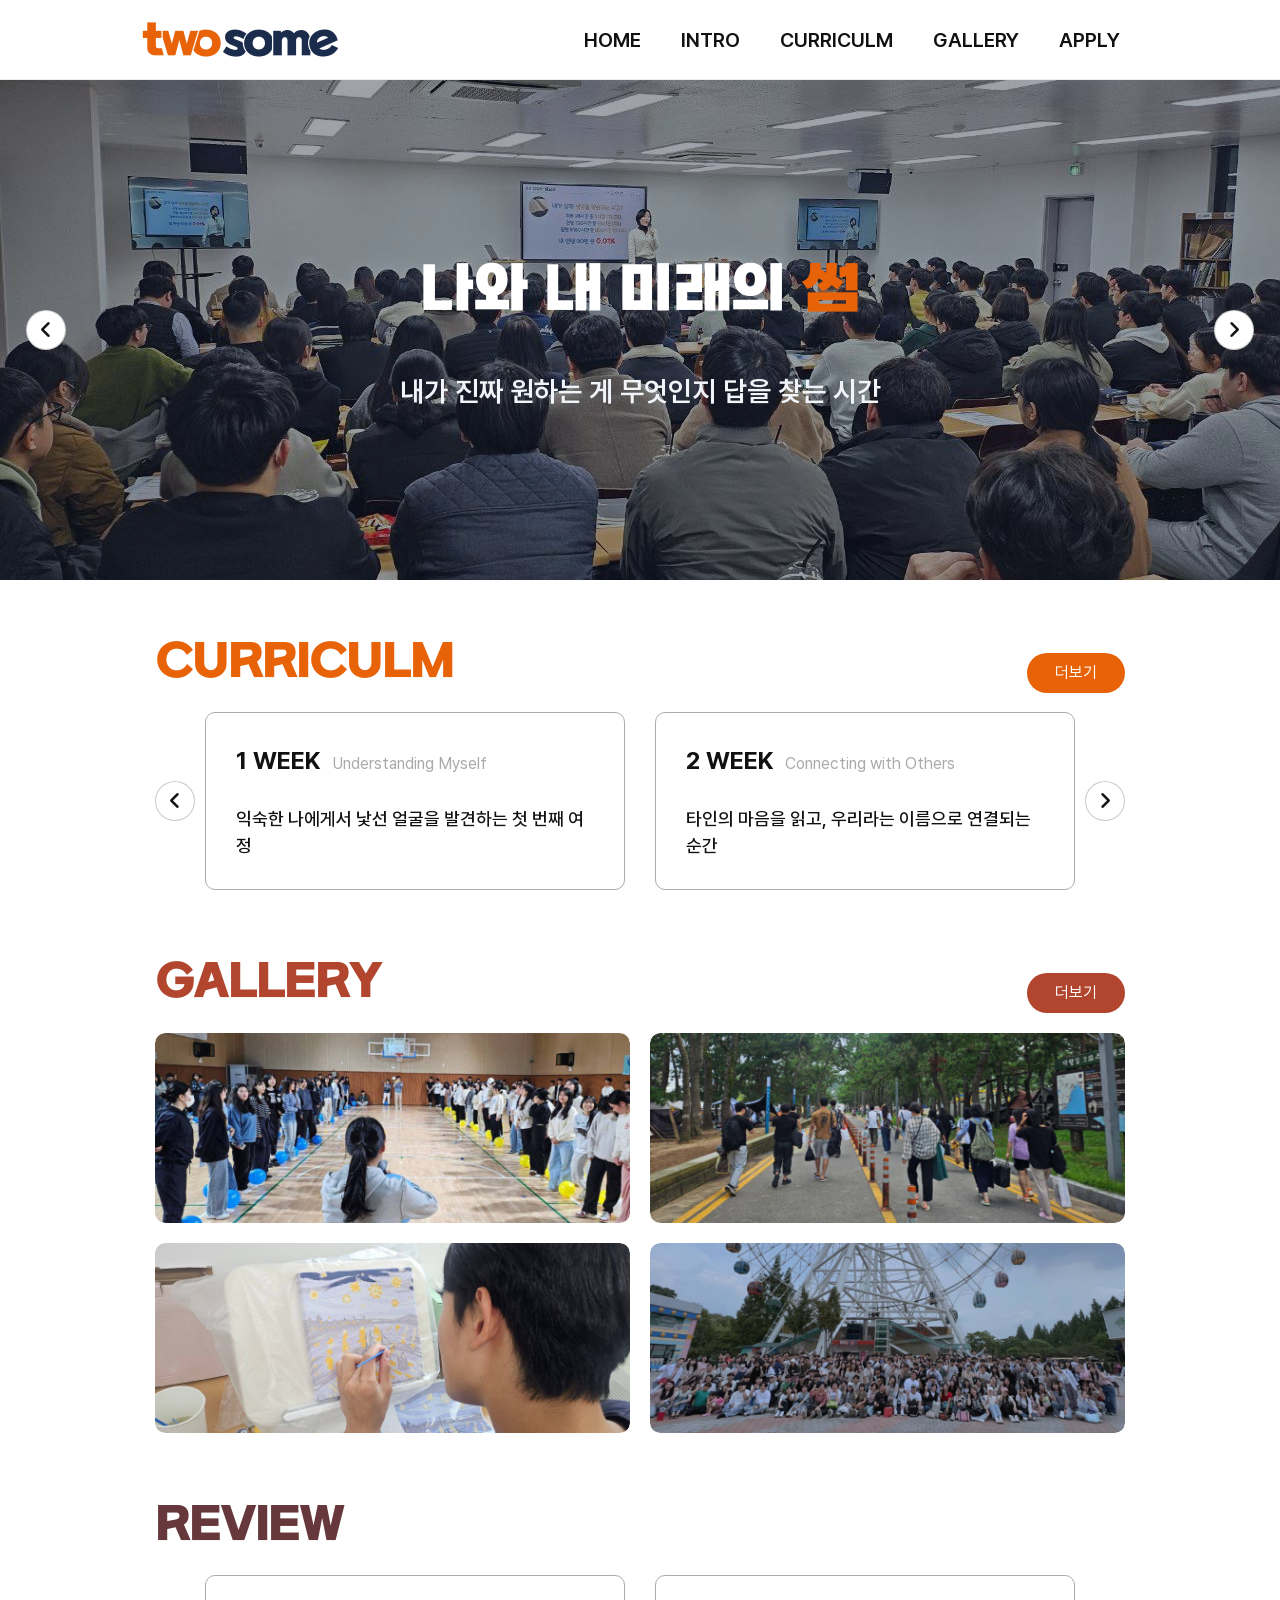
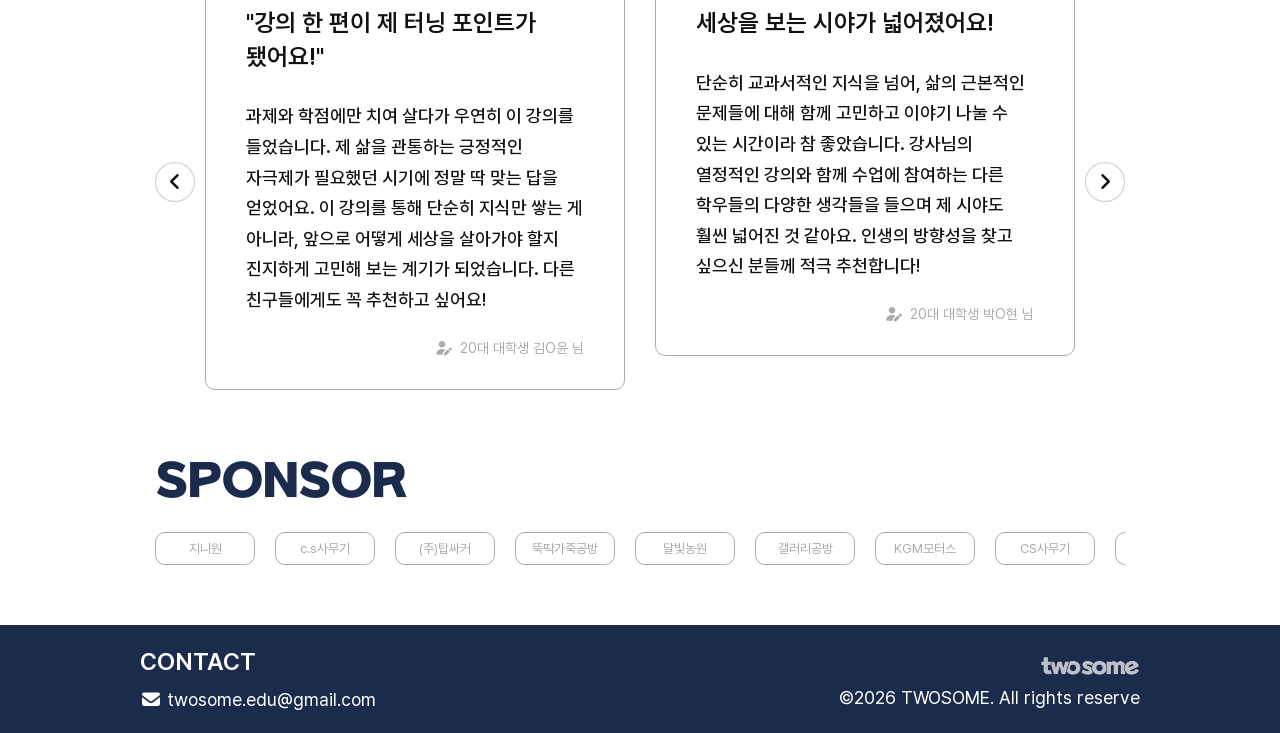
<file: index.html>
<!DOCTYPE html>
<html lang="ko">

<head>
  <meta charset="UTF-8">
  <meta name="viewport" content="width=device-width, initial-scale=1.0">
  <meta name="naver-site-verification" content="c7b7f0775dd2c36bc33ec2d51c65150f06458b52" />
  <meta name="google-site-verification" content="2L3xvAr_dUcyExYHXslROfreXawrkj4cExIIXROIL0I" />
  <title>우리들의 성장 커뮤니티 | 투썸</title>
  <link type="text/css" rel="stylesheet" href="/css/reset.css">
  <link type="text/css" rel="stylesheet" href="/css/font.css">
  <link type="text/css" rel="stylesheet" href="/css/lib/all-7.2.0.min.css">
  <link type="text/css" rel="stylesheet" href="/css/lib/swiper-11.1.3.min.css">
  <link type="text/css" rel="stylesheet" href="/css/lib/aos-2.3.1.min.css">
  <link type="text/css" rel="stylesheet" href="/css/comm.css">
  <link rel="icon" href="/images/img_favicon.ico" type="image/x-icon">
  <link rel="icon" href="/images/img_favicon.png" type="image/png">
</head>

<body oncontextmenu="return false" onselectstart="return false" ondragstart="return false">
  <header class="header">
    <div class="header_inner">
      <h1 class="area_tit">
        <a href="./index.html">
          <img src="/images/img_logo1.png" alt="" class="img_logo">
        </a>
      </h1>
      <button class="btn_gnb mobile" aria-expanded="false"><i class="fa-solid fa-bars"></i></button>
      <nav class="box_gnb">
        <button class="btn_close"><i class="fa-solid fa-x"></i></button>
        <ul>
          <li><a href="./index.html" class="link_page">HOME</a></li>
          <li><a href="./intro.html" class="link_page">INTRO</a></li>
          <li><a href="./curriculum.html" class="link_page">CURRICULM</a></li>
          <li><a href="./gallery.html" class="link_page">GALLERY</a></li>
          <li><a href="./apply.html" class="link_page">APPLY</a></li>
        </ul>
      </nav>
    </div>
  </header>
  <main>
    <!-- <div id="top-sentinel"></div> -->
    <section class="section_visual">
      <div class="swiper">
        <div class="swiper-wrapper">
          <div class="swiper-slide">
            <img src="/images/img_visual3.jpg" alt="">
            <div class="wrap_txt">
              <strong class="tit_txt">나와 내 미래의 <em>썸</em></strong>
              <p class="desc_txt">내가 진짜 원하는 게 무엇인지 답을 찾는 시간</p>
            </div>
          </div>
          <div class="swiper-slide">
            <img src="/images/img_visual1.jpg" alt="">
            <div class="wrap_txt">
              <strong class="tit_txt">너와 나, 우리의 <em>썸</em></strong>
              <p class="desc_txt">질문이 환영받는 우리만의 성장 공간</p>
            </div>
          </div>
          <div class="swiper-slide">
            <img src="/images/img_visual2.jpg" alt="">
            <div class="wrap_txt">
              <strong class="tit_txt">성장의 시작, 나만의 <em>썸</em></strong>
              <p class="desc_txt">나를 알아가는 것이 모든 변화의 출발점</p>
            </div>
          </div>
        </div>
        <button class="btn_prev"><i class="fa-solid fa-angle-left"></i></button>
        <button class="btn_next"><i class="fa-solid fa-angle-right"></i></button>
      </div>
    </section>
    <div class="wrap_section">
      <section class="section_main1">
        <h2>CURRICULM</h2>
        <div class="box_swiper">
          <div class="swiper">
            <div class="swiper-wrapper">
              <div class="swiper-slide">
                <strong>1 WEEK</strong>
                <small class="subtit_txt">Understanding Myself</small>
                <p class="desc_txt">익숙한 나에게서 낯선 얼굴을 발견하는 첫 번째 여정</p>
              </div>
              <div class="swiper-slide">
                <strong>2 WEEK</strong>
                <small class="subtit_txt">Connecting with Others</small>
                <p class="desc_txt">타인의 마음을 읽고, 우리라는 이름으로 연결되는 순간</p>
              </div>
              <div class="swiper-slide">
                <strong>3 WEEK</strong>
                <small class="subtit_txt">Me in Society</small>
                <p class="desc_txt">시간의 시선으로 어제와 오늘, 그리고 나의 위치를 정의하다</p>
              </div>
              <div class="swiper-slide">
                <strong>4 WEEK</strong>
                <small class="subtit_txt">Deepening the Self</small>
                <p class="desc_txt">깊게 뿌리 내린 고전의 지혜로 완성하는 내면의 단단함</p>
              </div>
            </div>
          </div>
          <button class="btn_prev"><i class="fa-solid fa-angle-left"></i></button>
          <button class="btn_next"><i class="fa-solid fa-angle-right"></i></button>
        </div>
        <a href="./curriculum.html" class="link_more">더보기</a>
      </section>
      <section class="section_main2">
        <h2>GALLERY</h2>
        <ul class="list_photo">
          <li><img src="/images/img_gallery1.jpg" alt=""></li>
          <li><img src="/images/img_gallery2.jpg" alt=""></li>
          <li><img src="/images/img_gallery3.jpg" alt=""></li>
          <li><img src="/images/img_gallery4.jpg" alt=""></li>
        </ul>
        <a href="./gallery.html" class="link_more">더보기</a>
      </section>
      <section class="section_main3">
        <h2>REVIEW</h2>
        <div class="box_swiper">
          <div class="swiper">
            <div class="swiper-wrapper">
              <div class="swiper-slide">
                <strong class="tit_txt">"강의 한 편이 제 터닝 포인트가 됐어요!"</strong>
                <p class="desc_txt">과제와 학점에만 치여 살다가 우연히 이 강의를 들었습니다. 제 삶을 관통하는 긍정적인 자극제가 필요했던 시기에 정말 딱 맞는 답을 얻었어요. 이 강의를
                  통해 단순히 지식만 쌓는 게 아니라, 앞으로 어떻게 세상을 살아가야 할지 진지하게 고민해 보는 계기가 되었습니다. 다른 친구들에게도 꼭 추천하고 싶어요!</p>
                <small class="name_txt"><i class="fa-solid fa-user-pen"></i>20대 대학생 김O윤 님</small>
              </div>
              <div class="swiper-slide">
                <strong class="tit_txt">세상을 보는 시야가 넓어졌어요!</strong>
                <p class="desc_txt">단순히 교과서적인 지식을 넘어, 삶의 근본적인 문제들에 대해 함께 고민하고 이야기 나눌 수 있는 시간이라 참 좋았습니다. 강사님의 열정적인 강의와 함께
                  수업에 참여하는 다른 학우들의 다양한 생각들을 들으며 제 시야도 훨씬 넓어진 것 같아요. 인생의 방향성을 찾고 싶으신 분들께 적극 추천합니다!</p>
                <small class="name_txt"><i class="fa-solid fa-user-pen"></i>20대 대학생 박O현 님</small>
              </div>
              <div class="swiper-slide">
                <strong class="tit_txt">바쁜 일상 속에서 나만의 쉼표가 되어주었습니다!</strong>
                <p class="desc_txt">매일 반복되는 업무에 지쳐 무기력감을 느꼈었는데, 이 강의를 들으며 삶의 활력을 되찾았습니다. 단순히 지식을 전달하는 강의가 아니라, 내면을 들여다보고
                  성찰할 수 있는 시간이었습니다. 바쁜 현대인들에게 꼭 필요한 마음의 안식처 같은 강의라고 생각합니다.</p>
                <small class="name_txt"><i class="fa-solid fa-user-tie"></i>20대 직장인 서O회 님</small>
              </div>
              <div class="swiper-slide">
                <strong class="tit_txt">"번아웃을 극복하고 새로운 꿈을 꾸게 됐어요!"</strong>
                <p class="desc_txt">직장 생활 10년 차, 갑작스럽게 찾아온 번아웃에 힘든 시간을 보냈었습니다. 그때 이 강의를 만나 성경 속 인물들의 삶에서 새로운 희망과 용기를
                  얻었습니다. 이제는 번아웃을 극복하고 제 삶의 새로운 목표를 향해 나아가고 있습니다. 인생의 재도약을 꿈꾸는 모든 분들께 추천합니다!</p>
                <small class="name_txt"><i class="fa-solid fa-user-tie"></i>30대 직장인 최O영 님</small>
              </div>
              <div class="swiper-slide">
                <strong class="tit_txt">일과 삶의 균형을 찾고, 더 나은 삶을 살게 됐어요!"</strong>
                <p class="desc_txt">성공을 위해 무작정 앞만 보고 달리느라 놓쳤던 것들을 되돌아볼 수 있는 시간이었습니다. 이 강의를 통해 삶의 우선순위를 재정립하고 워라밸을 실천하며 더
                  행복하고 풍요로운 삶을 살고 있습니다. 인생의 가치를 새롭게 발견하고 싶으신 분들께 적극 추천합니다!</p>
                <small class="name_txt"><i class="fa-solid fa-user-tie"></i>30대 직장인 강O철 님</small>
              </div>
            </div>
          </div>
          <button class="btn_prev"><i class="fa-solid fa-angle-left"></i></button>
          <button class="btn_next"><i class="fa-solid fa-angle-right"></i></button>
        </div>
        <!-- <a href="./review.html" class="link_more">더보기</a> -->
      </section>
      <section class="section_main4">
        <h2>SPONSOR</h2>
        <div class="swiper">
          <div class="swiper-wrapper">
            <div class="swiper-slide">KGM모터스</div>
            <div class="swiper-slide">CS사무기</div>
            <div class="swiper-slide">(주)아스티즈 광주지사</div>
            <div class="swiper-slide">최강상사</div>
            <div class="swiper-slide">(협)느티나무</div>
            <div class="swiper-slide">(주)두성건설</div>
            <div class="swiper-slide">(주)삼다인</div>
            <div class="swiper-slide">지니원</div>
            <div class="swiper-slide">c.s사무기</div>
            <div class="swiper-slide">(주)탑싸커</div>
            <div class="swiper-slide">뚝딱가죽공방</div>
            <div class="swiper-slide">달빛농원</div>
            <div class="swiper-slide">갤러리공방</div>
          </div>
        </div>
      </section>
    </div>
  </main>
  <footer class="footer">
    <button class="btn_top"><i class="fa-solid fa-arrow-up"></i></button>
    <div class="footer_inner">
      <div>
        <strong>CONTACT</strong>
        <a href="mailto:twosome.edu@gmail.com"><i class="fa-solid fa-envelope"></i>twosome.edu@gmail.com</a>
      </div>
      <div>
        <img src="/images/img_logo2.png" alt="" class="img_logo">
        <p>&copy;2026 TWOSOME. All rights reserve</p>
      </div>
    </div>
  </footer>

  
  <script src="./js/lib/swiper-11.1.3.min.js"></script>
  <script src="./js/lib/aos-2.3.1.min.js"></script>
  <script src="./js/lib/egjs-grid-1.19.0.min.js"></script>
  <script src="./js/uiComm.js"></script>
</body>

</html>
</file>
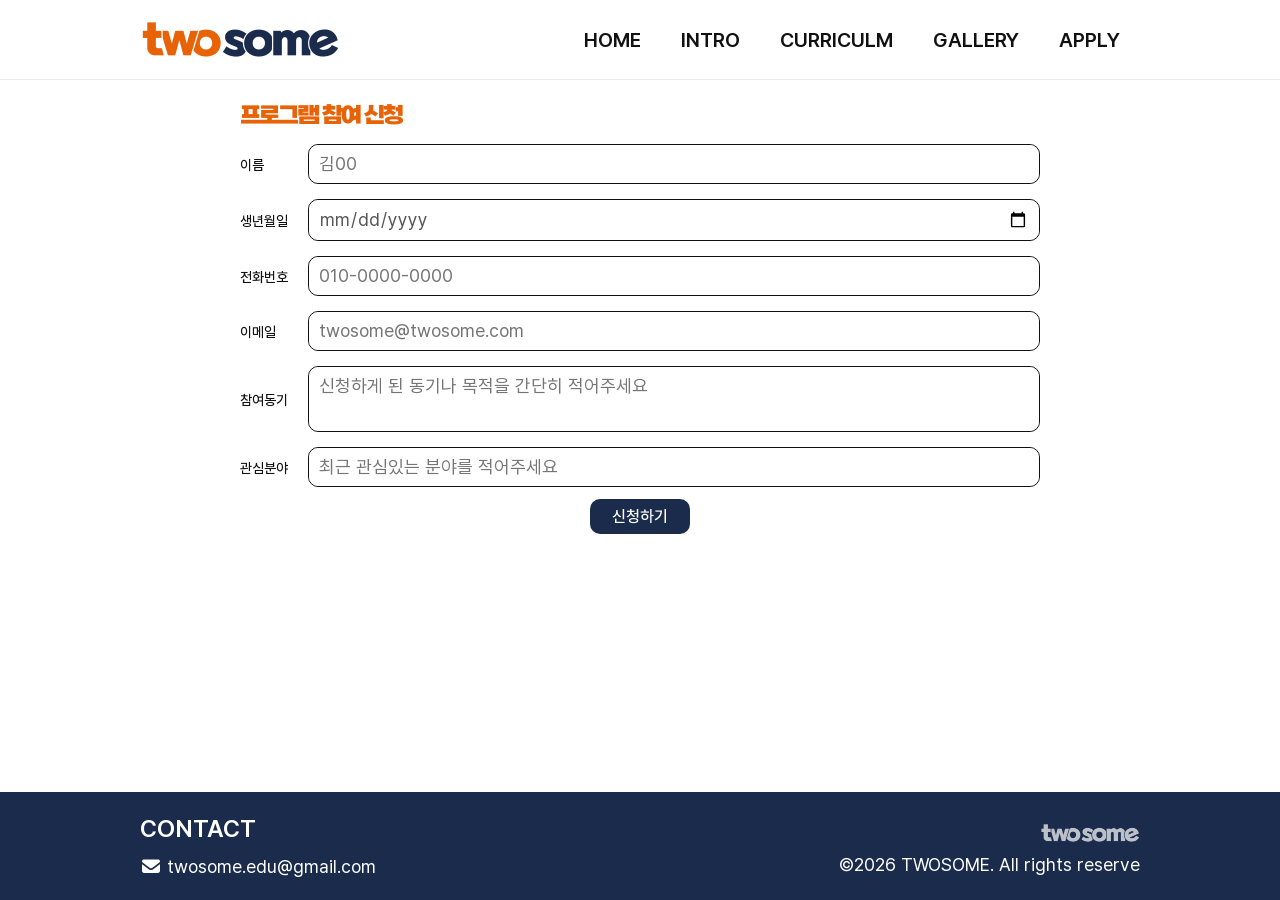
<file: apply.html>
<!DOCTYPE html>
<html lang="ko">

<head>
  <meta charset="UTF-8">
  <meta name="viewport" content="width=device-width, initial-scale=1.0">
  <meta name="naver-site-verification" content="c7b7f0775dd2c36bc33ec2d51c65150f06458b52" />
  <meta name="google-site-verification" content="2L3xvAr_dUcyExYHXslROfreXawrkj4cExIIXROIL0I" />
  <title>우리들의 성장 커뮤니티 | 투썸</title>
  <link type="text/css" rel="stylesheet" href="/css/reset.css">
  <link type="text/css" rel="stylesheet" href="/css/font.css">
  <link type="text/css" rel="stylesheet" href="/css/lib/all-7.2.0.min.css">
  <link type="text/css" rel="stylesheet" href="/css/lib/swiper-11.1.3.min.css">
  <link type="text/css" rel="stylesheet" href="/css/lib/aos-2.3.1.min.css">
  <link type="text/css" rel="stylesheet" href="/css/comm.css">
  <link rel="icon" href="/images/img_favicon.ico" type="image/x-icon">
  <link rel="icon" href="/images/img_favicon.png" type="image/png">
</head>

<body oncontextmenu="return false" onselectstart="return false" ondragstart="return false">
  <header class="header">
    <div class="header_inner">
      <h1 class="area_tit">
        <a href="./index.html">
          <img src="/images/img_logo1.png" alt="" class="img_logo">
        </a>
      </h1>
      <button class="btn_gnb mobile" aria-expanded="false"><i class="fa-solid fa-bars"></i></button>
      <nav class="box_gnb">
        <button class="btn_close"><i class="fa-solid fa-x"></i></button>
        <ul>
          <li><a href="./index.html" class="link_page">HOME</a></li>
          <li><a href="./intro.html" class="link_page">INTRO</a></li>
          <li><a href="./curriculum.html" class="link_page">CURRICULM</a></li>
          <li><a href="./gallery.html" class="link_page">GALLERY</a></li>
          <li><a href="./apply.html" class="link_page">APPLY</a></li>
        </ul>
      </nav>
    </div>
  </header>

  <main id="apply">
    
    <div class="wrap_section apply">
      <section class="section_apply">
      <h3 class="tit_txt">프로그램 참여 신청</h3>
      <form id="inquiryForm">
        <dl>
          <dt><label for="name">이름</label></dt>
          <dd><div class="wrap_input"><input type="text" id="name" name="name" placeholder="김00" required></div></dd>
          <dt><label for="birth">생년월일</label></dt>
          <dd><div class="wrap_input"><input type="date" id="birth" name="birth" placeholder="김00" required></div></dd>
          <dt><label for="tel">전화번호</label></dt>
          <dd><div class="wrap_input"><input type="tel" id="tel" name="tel" placeholder="010-0000-0000" pattern="[0-9]{2,3}-[0-9]{3,4}-[0-9]{3,4}" maxlength="13"></div></dd>
          <dt><label for="email">이메일</label></dt>
          <dd><div class="wrap_input"><input type="email" id="email" name="email" placeholder="twosome@twosome.com" required></div></dd>
          <dt><label for="content">참여동기</label></dt>
          <dd><div class="wrap_input"><textarea id="content" name="content" placeholder="신청하게 된 동기나 목적을 간단히 적어주세요"></textarea></div></dd>
          <dt><label for="like">관심분야</label></dt>
          <dd><div class="wrap_input"><input type="text" id="like" name="like" placeholder="최근 관심있는 분야를 적어주세요"></input></div></dd>
        </dl>
        <button type="submit" class="btn_submit">신청하기</button>
      </form>
      </section>
    </div>
  </main>

  <footer class="footer">
    <button class="btn_top"><i class="fa-solid fa-arrow-up"></i></button>
    <div class="footer_inner">
      <div>
        <strong>CONTACT</strong>
        <a href="mailto:twosome.edu@gmail.com"><i class="fa-solid fa-envelope"></i>twosome.edu@gmail.com</a>
      </div>
      <div>
        <img src="/images/img_logo2.png" alt="" class="img_logo">
        <p>&copy;2026 TWOSOME. All rights reserve</p>
      </div>
    </div>
  </footer>


  <script src="./js/lib/swiper-11.1.3.min.js"></script>
  <script src="./js/lib/aos-2.3.1.min.js"></script>
  <script src="./js/lib/egjs-grid-1.19.0.min.js"></script>
  <script src="./js/uiComm.js"></script>
</body>

</html>
</file>
<file: css/font.css>
@font-face {
	font-family: 'Pretendard';
	font-style: normal;
	font-weight: 400;
	src:url(../fonts/Pretendard-Regular.otf);
	src:local('※'),
    url(../fonts/Pretendard-Regular.woff2) format('woff2'),
		url(../fonts/Pretendard-Regular.woff) format('woff');
}
@font-face {
	font-family: 'Pretendard';
	font-style: normal;
	font-weight: 500;
	src:url(../fonts/Pretendard-Medium.otf);
	src:local('※'),
    url(../fonts/Pretendard-Medium.woff2) format('woff2'),
		url(../fonts/Pretendard-Medium.woff) format('woff');
}
@font-face {
	font-family: 'Pretendard';
	font-style: normal;
	font-weight: 600;
	src:url(../fonts/Pretendard-SemiBold.otf);
	src:local('※'),
    url(../fonts/Pretendard-SemiBold.woff2) format('woff2'),
		url(../fonts/Pretendard-SemiBold.woff) format('woff');
}
@font-face {
	font-family: 'Pretendard';
	font-style: normal;
	font-weight: 700;
	src:url(../fonts/Pretendard-Bold.otf);
	src:local('※'),
    url(../fonts/Pretendard-Bold.woff2) format('woff2'),
		url(../fonts/Pretendard-Bold.woff) format('woff');
}
@font-face {
	font-family: 'SBAggro';
	font-style: normal;
	font-weight: 700;
	src:url(../fonts/SBAggro-Bold.otf);
}
</file>
<file: css/comm.css>
/* header & gnb */
body:has(.section_apply){display:flex;flex-direction: column;min-height: 100vh;margin:0}
main:has(.section_apply){flex:1;}
body::before {  position: fixed; z-index: 2000; inset: 0; background-color: rgba(0, 0, 0, 0.5); opacity: 0; visibility: hidden; transition: opacity 0.3s ease, visibility 0.3s; pointer-events: none; content: "";}
body:has(.btn_gnb[aria-expanded="true"]) { overflow: hidden; touch-action: none; }
body:has(.btn_gnb[aria-expanded="true"])::before { opacity: 1; visibility: visible; pointer-events: auto; }
.header{position: -webkit-sticky;position: sticky;z-index: 1000;top: 0;right: 0;left: 0;height: 60px;padding: 0 15px;background-color: #fff;border-bottom: 1px solid #eee;}
.header:has(.btn_gnb[aria-expanded="true"]) {z-index: 5000; }
.header_inner {display: flex; justify-content: space-between; align-items: center;  height: 100%; margin: 0 auto; }
.area_tit { display: inline-block; width: 120px; height: 100%; }
.area_tit a { display: flex;justify-content: center; align-items: center;  width: 100%; height: 100%; }
.area_tit img { display: block; width: 100%; height: auto; }
.btn_gnb.mobile {display: flex;  justify-content: center; align-items: center; width: 40px; height: 40px; font-size: 20px; color: #111; cursor: pointer;}
.box_gnb { position: fixed;z-index: 3000; top: 0; right: 0; bottom: 0; width: 280px;  padding-top: 60px;background-color: #fff; transform: translateX(100%);  box-shadow: -5px 0 15px rgba(0,0,0,0.1); transition: transform 0.3s ease;  }
.btn_gnb.mobile[aria-expanded="true"] + .box_gnb { transform: translateX(0); }
.box_gnb .btn_close{position:absolute;top:15px;right:15px;padding:6px;color:#111;}
.box_gnb ul {display: flex; flex-direction: column;  }
.box_gnb .link_page { display: block; width: 100%; padding: 16px 24px; border-bottom: 1px solid #f5f5f5;font-size: 18px; font-weight: 600; color: #111; transition: all 0.3s ease; }
.box_gnb .link_page:hover { color: #E86208;  }
@media screen and (min-width:768px) {
  body::before { display: none; }
  .header{height:72px;}
  .header_inner{max-width:1000px;margin:0 auto;}
  .btn_gnb.mobile { display: none; } 
  .box_gnb { position: static;  width: auto; height: 100%; padding-top: 0;box-shadow:none;visibility: visible ;transform: none ;}
  .box_gnb ul { flex-direction: row; align-items: center; height: 100%;  }
  .box_gnb .link_page { padding: 0 20px; border-bottom: none; font-size: 20px; }
  .box_gnb .btn_close{display:none}
}
@media screen and (min-width:1200px) {
  .header{height:80px;}
  .area_tit{width:200px;}
}

/* footer */
.footer{position: relative;padding:20px 15px;color:#fff;background-color: #1A2B4C}
.footer_inner {display: flex; flex-direction:column;justify-content: space-between; gap:10px;  height: 100%; margin: 0 auto; }
.footer strong{display:inline-block;font-size:24px;font-weight:600;line-height:1.4;}
.footer a{display:block;margin-top:8px;color:inherit}
.footer a i{margin-right:4px;}
.footer .btn_modal{display:inline-block;margin-top:8px;color:inherit}
.footer .btn_modal i{margin-right:4px;}
.footer .img_logo{display:block;width:100px;height:auto;opacity: 0.7;}
.btn_top {position: fixed;right: 20px;bottom: 20px;z-index: 1000;display:flex;justify-content:center;align-items:center;width:45px;height:45px;border-radius:100px;font-size:16px;color:#fff;background: linear-gradient(135deg,rgba(232, 98, 8, 0.95),rgba(26, 43, 76, 0.95));opacity: 0;visibility: hidden;transform: translateY(20px);transition: opacity 0.3s, transform 0.3s, visibility 0.3s;}
.btn_top.on {opacity: 1;visibility: visible;transform: translateY(0);pointer-events: auto;}
.btn_top.btn_fix {position: absolute;top:0;bottom: auto;transform: translateY(-50%);}
@media screen and (min-width:768px) {
  .footer_inner{flex-direction:row;align-items:center;max-width:1000px;margin:0 auto;}
  .footer .img_logo{margin-left:auto}
}

/* 메인 내부 공통 */
.wrap_section{padding:0 15px;margin:15px auto;}
[class*=section_] .btn_prev,[class*=section_] .btn_next{justify-content: center;align-items: center;display:flex;position:absolute;top:50%;width:36px;height:36px;border: 1px solid rgba(170,170,170,0.6);border-radius:100px;font-size:16px;color:#111;background-color:#fff;transform:translateY(-50%);z-index:500;transition: opacity 0.3s ease, transform 0.3s ease;}
[class*=section_] .btn_prev:active,[class*=section_] .btn_next:active{transform:translateY(-50%) scale(0.95);opacity:0.85}
[class*=section_] h2{font-weight:700;line-height:1.1;font-family:'SBAggro', 'Pretendard';letter-spacing:-2px;}

[class*=section_main] .btn_prev{left:0;}
[class*=section_main] .btn_next{right:0;}

[class*=section_main]{position:relative;padding:25px 0;}
[class*=section_main] h2{margin-bottom:20px;font-size:32px;}
[class*=section_main] .box_swiper{position:relative;}
[class*=section_main] .box_swiper:has(.btn_prev) .swiper{margin:0 50px;}
[class*=section_main] .link_more{position:absolute;top:30px;right:0;display: inline-block;padding:6px 18px;border-radius:30px;font-size:13px;font-weight:400;line-height:1.5;text-align: center;transition: opacity 0.3s ease;;}
[class*=section_main] .link_more:hover, [class*=section_main] .link_more:active{opacity: 0.8;}

@media screen and (min-width:768px) {
  .wrap_section{max-width:1000px;margin:25px auto;}
  [class*=section_] .btn_prev,[class*=section_] .btn_next{width:40px;height:40px;font-size:20px;}
  [class*=section_main] h2{margin-bottom:24px;font-size:36px;}
  [class*=section_main]{padding:30px 0}
  [class*=section_main] .box_swiper:has(.btn_prev) .swiper{margin:0 50px;}
  [class*=section_main] .link_more{top:40px;padding: 8px 24px;font-size: 16px;}
}

@media screen and (min-width:1200px) {
  [class*=section_main] h2{font-size:44px;}
  [class*=section_main]{padding:35px 0}
  [class*=section_main] .link_more{top:48px;padding: 8px 28px;}
}

/* section_visual */
.section_visual{height:300px;}
.section_visual .swiper{height:100%}
.section_visual .swiper-slide{height:100%}
.section_visual .swiper-slide img{width:100%;height:100%;object-fit:cover;object-position: center;}
.section_visual .swiper-slide .wrap_txt{flex-direction:column;justify-content:center;align-items:center;display:flex;position:absolute;height:100%;padding:0 55px;background-color: rgba(15,23,42,0.4);inset:0;pointer-events: none;}
.section_visual .swiper-slide .tit_txt{font-size:36px;font-weight:700;line-height:1.3;color:#fff;text-align:center;font-family:'SBAggro','Pretendard';}
.section_visual .swiper-slide .tit_txt em{font-weight:inherit;color:#E86208;}
.section_visual .swiper-slide .desc_txt{margin-top:16px;font-size:24px;font-weight:600;line-height:1.4;color:#F1F5F9;text-align:center;word-break: keep-all;}
.section_visual .btn_prev{left:10px;}
.section_visual .btn_next{right:10px;}
@media screen and (min-width:768px) {
  .section_visual{height:380px;}
  .section_visual .swiper-slide .tit_txt{font-size:48px;line-height:1.4;}
  .section_visual .swiper-slide .desc_txt{margin-top:24px;font-size:24px;line-height:1.5;}
  .section_visual .btn_prev{left:26px}
  .section_visual .btn_next{right:26px;}
}
@media screen and (min-width:1200px) {
  .section_visual{height:500px;}
  .section_visual .swiper-slide .tit_txt {font-size: 56px;line-height: 1.6;}
  .section_visual .swiper-slide .desc_txt{margin-top:32px;font-size:28px;}
}

/* section_main1 */
.section_main1 h2{color:#E86208;}
.section_main1 .swiper-slide{padding:20px;border:1px solid #aaa;border-radius:10px;}
.section_main1 .swiper-slide strong{display:inline-block;margin-bottom: 20px;font-size:20px;font-weight:700;line-height:1.4;color:#111;}
.section_main1 .swiper-slide .subtit_txt{display: inline-block;margin-left:6px;font-size:14px;font-weight:400;line-height:1.5;color:#aaa;}
.section_main1 .swiper-slide .desc_txt{font-size: 16px;font-weight:500;line-height: 1.6;color:#111;}
.section_main1 .link_more{color:#fff;background-color:#E86208;}
@media screen and (min-width:768px) {
  .section_main1 .swiper-slide{padding:30px;}
  .section_main1 .swiper-slide strong{margin-bottom: 24px;font-size:22px;line-height:1.4;}
  .section_main1 .swiper-slide .desc_txt{font-size:16px;line-height: 1.5;}
}
@media screen and (min-width:1200px) {
  .section_main1 .swiper-slide strong{margin-bottom: 26px;font-size:24px;line-height:1.5;}
  .section_main1 .swiper-slide .subtit_txt{font-size:16px;}
  .section_main1 .swiper-slide .desc_txt{font-size:18px;}
}

/* section_main2 */
.section_main2 h2{color:#B1452D;}
.section_main2 .list_photo{display:flex;flex-direction:column;gap:10px}
.section_main2 li{width:100%;border-radius: 10px;overflow:hidden;}
.section_main2 li img{width:100%;border-radius: inherit;box-shadow: 0 3px 6px rgba(17,17,17,0.2);transition:transform 0.3s ease-in-out;}
.section_main2 li img:hover{transform:scale(1.1)}
.section_main2 .link_more{color:#fff;background-color:#B1452D;}
@media screen and (min-width:768px) {
  .section_main2 .list_photo{display:grid;grid-template-columns: 1fr 1fr;gap:20px}
}

/* section_main3 */
.section_main3 h2{color:#66383C;}
.section_main3 .swiper-slide{height:100%;padding: 20px;border:1px solid #aaa;border-radius:10px;background-color: #fff;;}
.section_main3 .swiper-slide .tit_txt{display:inline-block;margin-bottom:24px;font-size:20px;font-weight:600;line-height:1.4;color:#111;word-break:keep-all;}
.section_main3 .swiper-slide .desc_txt{margin-bottom:18px;font-size:16px;font-weight:500;line-height:1.6;color:#111;word-break:keep-all;}
.section_main3 .swiper-slide .name_txt{display:block;margin-top:auto;font-size:14px;font-weight:400;line-height:1.5;color:#aaa;text-align: right;}
.section_main3 .swiper-slide .name_txt i{margin-right:8px;}
.section_main3 .link_more{color:#fff;background-color:#66383C;}
@media screen and (min-width:768px) {
  .section_main3 .swiper-slide{padding: 30px}
  .section_main3 .swiper-slide .tit_txt{margin-bottom:28px;font-size:22px;line-height:1.4;}
  .section_main3 .swiper-slide .desc_txt{margin-bottom:22px;font-size:16px;line-height:1.6;}
}
@media screen and (min-width:1200px) {
  .section_main3 .swiper-slide{padding: 30px 40px;}
  .section_main3 .swiper-slide .tit_txt{font-size:24px;}
  .section_main3 .swiper-slide .desc_txt{font-size:18px;line-height:1.7}
}

/* section_main4 */
.section_main4 h2{color:#1A2B4C;}
.section_main4 .swiper-wrapper {transition-timing-function: linear !important;}
.section_main4 .swiper-slide{flex-shrink:0;display:inline-block;width:auto;min-width:100px;padding:6px 10px;border:1px solid #aaa;border-radius:10px;font-size:13px;font-weight:400;line-height:1.5;color:#aaa;text-align:center;}
.swiper.line2{margin-top:15px;}



/* subpage 공통 */
.section_subvisual {position: relative;width: 100%;height: 40vh; background-repeat: no-repeat;background-position: center;background-size: cover; display: flex;align-items: center;justify-content: center;}
#intro .section_subvisual {background-image: url('../images/temp_visual1.jpg'); }
#curriculum .section_subvisual {background-image: url('../images/temp_visual2.jpg'); }
#gallery .section_subvisual {background-image: url('../images/temp_visual3.jpg'); }
/* [data-aos] {pointer-events: auto !important;opacity: 1 !important;transform: none !important;}
.aos-init[data-aos] {opacity: 0;}
.aos-init.aos-animate[data-aos] {opacity: 1;transform: none;} */
@media screen and (min-width:1200px){
  .section_subvisual{height:55vh;background-attachment: fixed;}
}

/* intro page */
/* intro page 공통 */
.intro [class*=section_]{padding:30px 0;}
.intro [class*=section_] .section_inner{display:flex;flex-direction: column;gap:20px;}
.intro [class*=section_] .tit_txt{margin-bottom:15px;font-size:28px;color:#aaa}
.intro [class*=section_] .subtit_txt{margin-bottom:12px;font-size:18px;line-height:1.2}
.intro [class*=section_] .desc_txt{font-size:16px;line-height:1.4;word-break: keep-all;}
@media screen and (min-width:768px) {
  .intro .section_inner{gap:20px;align-items: center;}
  .intro [class*=section_] .box_head{align-self: flex-start;}
}
@media screen and (min-width:1200px) {
  .intro [class*=section_]{padding:40px 0}
}

/* intro - section_head*/
.intro .section_head .section_inner {align-items: center;text-align: center;}
.intro .section_head h2.tit_txt em{color:#E86208;}
.intro .section_head .tit_txt {position:relative;margin: 20px 0;line-height: 1.2;}
.intro .section_head .tit_txt [class*=img_deco]{position:absolute;width:30px;height:27px;background-color:rgba(232, 98, 8,0.6);mask:url('../images/img_quote.svg') no-repeat center;-webkit-mask:url('../images/img_quote.svg') no-repeat center;mask-size: contain;}
.intro .section_head .tit_txt .img_deco1{top:-20px;left:calc(50% - 180px);}
.intro .section_head .tit_txt .img_deco2{bottom:-20px;right:calc(50% - 180px);transform: rotate(180deg);}
.intro .section_head .subtit_txt{font-size:18px}
@media screen and (min-width:768px) {
  .intro .section_head .section_inner {flex-direction: column;}
  .intro .section_head .tit_txt{font-size:36px;}
  .intro .section_head .tit_txt .img_deco1{left:calc(50% - 260px);}
  .intro .section_head .tit_txt .img_deco2{right:calc(50% - 260px);}
  .intro .section_head .subtit_txt{font-size:20px}
}
@media screen and (min-width:1200px) {

}

/* intro - section_about*/
.intro .section_about h2{color:#B1452D;}
.intro .section_about h2 em{color:#B1452D;}
.intro .section_about .box_head {flex: 1;}
.intro .section_about .box_body {flex: 1;padding: 40px;background-color: #f9f9f9;border-radius: 20px;box-shadow: 0 10px 30px rgba(0,0,0,0.05);}
@media screen and (min-width:768px) {
  .intro .section_about .section_inner{flex-direction: column;}
}

/* intro - section_features */
.intro .section_features h2 em{color:#66383C;}
.intro .section_features .list_feature {display: flex;flex-direction: column;gap: 20px;}
.intro .section_features .list_feature li {padding: 30px;border: 1px solid #eee;border-radius: 15px;background: #fff;box-shadow: 0 3px 6px rgba(0,0,0,0.05);transition: all 0.3s ease;}
.intro .section_features .list_feature li:hover {transform: translateY(-10px);}
.intro .section_features .icon {font-size: 40px;margin-bottom: 15px;}
@media screen and (min-width:768px) {
  .intro .section_features .section_inner{flex-direction: column;}
  .intro .section_features .list_feature {flex-direction: row;}
  .intro .section_features .list_feature li {flex: 1;}
}
@media screen and (min-width:1200px) {
}

/* intro - section_benefit */
.intro .section_benefit h2 em{color:#1A2B4C;}
.intro .section_benefit .list_benefit {display: grid;grid-template-columns: 1fr;gap: 20px;}
.intro .section_benefit .list_benefit li {padding: 40px 30px;border: 1px solid #eee;border-radius: 15px;text-align: center;box-shadow: 0 3px 6px rgba(0,0,0,0.05);}
.intro .section_benefit .num {display: inline-block;font-size: 14px;font-weight: 700;opacity: 0.5;}
@media screen and (min-width:768px) {
  .intro .section_benefit .list_benefit {grid-template-columns: 1fr 1fr;}
}
@media screen and (min-width: 1200px) {
  .intro .section_benefit .list_benefit {grid-template-columns: 1fr 1fr 1fr 1fr;  }
}

/* curriculum page */
/* curriculum page 공통 */
.curriculum [class*=section_week]{padding:30px 0;}
.curriculum [class*=section_week] .section_inner{display:flex;flex-direction: column;gap:20px;}
.curriculum [class*=section_week] .box_img{flex:1}
.curriculum [class*=section_week] .box_img img{max-width:100%;}
.curriculum [class*=section_week] .box_txt{flex:1;}
.curriculum [class*=section_week] .tit_txt{margin-bottom:5px;font-weight:700;line-height:1.1;font-family:'SBAggro', 'Pretendard';letter-spacing:-2px;font-size:28px;}
.curriculum [class*=section_week] .subtit_txt{display:inline-block;margin-bottom:15px;font-size:16px;line-height:1.2}
.curriculum [class*=section_week] .desc_txt{font-size:16px;line-height:1.4;word-break: keep-all;}
@media screen and (min-width:768px) {
  .curriculum [class*=section_week]{padding:5px 0;}
  .curriculum [class*=section_week] .section_inner{position:relative;align-items: center;}
  .curriculum [class*=section_week] .box_txt{align-self: center;}
  .curriculum [class*=section_week] .tit_txt{font-size:32px;}
  .curriculum [class*=section_week] .subtit_txt{margin-bottom:25px;font-size:18px;}
  .curriculum [class*=section_week] .desc_txt{font-size:18px;}
}
@media screen and (min-width:1200px) {
  .curriculum [class*=section_week] .subtit_txt{font-size:20px;line-height:1.3}
  .curriculum [class*=section_week] .desc_txt{font-size:18px;line-height:1.5}
}

/* curriculum - section_head */
.curriculum .section_head{padding:40px 0;}
.curriculum .section_head .tit_txt{position:relative;margin-bottom:25px;font-size:32px;color:#E86208;text-align: center;}
.curriculum .section_head .tit_txt [class*=img_deco]{position:absolute;width:30px;height:27px;background-color:rgba(232, 98, 8,0.6);mask:url('../images/img_quote.svg') no-repeat center;-webkit-mask:url('../images/img_quote.svg') no-repeat center;mask-size: contain;}
.curriculum .section_head .tit_txt .img_deco1{top:-10px;left:calc(50% - 160px);}
.curriculum .section_head .tit_txt .img_deco2{bottom:-10px;right:calc(50% - 160px);transform: rotate(180deg);}
.curriculum .section_head .desc_txt{font-size:18px;line-height:1.4;text-align:center;}
@media screen and (min-width:768px) {
  .curriculum .section_head{padding:50px 0;}
  .curriculum .section_head .tit_txt{margin-bottom:30px;font-size:38px;color:#E86208;}
  .curriculum .section_head .tit_txt .img_deco1{left:calc(50% - 200px);}
  .curriculum .section_head .tit_txt .img_deco2{right:calc(50% - 200px);}
  .curriculum .section_head .desc_txt{font-size:20px;line-height:1.5;}
}

/* curriculum - section_week1 */
.curriculum .section_week1 .box_img img{border-top-left-radius:10px;}
.curriculum .section_week1 .tit_txt{color:#E86208;}
@media screen and (min-width:768px) {
  .curriculum .section_week1 .section_inner{flex-direction:row;}
}

/* curriculum - section_week2 */
.curriculum .section_week2 .tit_txt{color:#B1452D;}
@media screen and (min-width:768px) {
  .curriculum .section_week2 .section_inner{flex-direction:row-reverse;}
  .curriculum .section_week2 .box_txt{text-align: right;}
}

/* curriculum - section_week3 */
.curriculum .section_week3 .tit_txt{color:#66383C;}
@media screen and (min-width:768px) {
  .curriculum .section_week3 .section_inner{flex-direction:row;}
}

/* curriculum - section_week4 */
.curriculum .section_week4 .box_img img{border-bottom-right-radius:10px;}
.curriculum .section_week4 .tit_txt{color:#1A2B4C;}
@media screen and (min-width:768px) {
  .curriculum .section_week4 .section_inner{flex-direction:row-reverse;}
  .curriculum .section_week4 .box_txt{text-align: right;}
}

/* gallery page */
/* gallery - section_head */
.gallery .section_head{padding:40px 0;}
.gallery .section_head .tit_txt{position:relative;margin-bottom:25px;font-size:32px;color:#E86208;text-align: center;}
.gallery .section_head .desc_txt{font-size:18px;line-height:1.4;text-align:center;}
@media screen and (min-width:768px) {
  .gallery .section_head{padding:50px 0;}
  .gallery .section_head .tit_txt{margin-bottom:30px;font-size:38px;color:#E86208;}
  .gallery .section_head .desc_txt{font-size:20px;line-height:1.5;}
}
/* gallery - section_gallery */
.gallery .section_head .tit_txt{margin-bottom:15px;font-size:28px;color:#aaa}
.gallery .section_head h2.tit_txt em{color:#E86208;}
.gallery .section_head .desc_txt{font-size:16px;line-height:1.4;word-break: keep-all;}
.gallery .section_gallery{width:100%}
.gallery .list_gallery{width:100%}
.gallery .list_gallery li{display:block;width: calc(50% - 8px);border-radius: 10px;}
.gallery .list_gallery img{width:100%;border-radius: inherit;box-shadow: 0 3px 6px rgba(0,0,0,0.05);user-drag: none; user-select: none;}
@media screen and (min-width:768px) {
  .gallery .section_head .tit_txt{font-size:36px;}
}
@media screen and (min-width:1200px) {
  .gallery .list_gallery li{width: calc(33.33% - 20px);}
}

/* 신청서 페이지 */
.section_apply{width:100%;max-width:800px;margin:0 auto;}
.section_apply .tit_txt{margin-bottom:15px;font-size:22px;font-weight:700;line-height:1.1;font-family:'SBAggro', 'Pretendard';letter-spacing:-2px;color:#E86208}
.section_apply dl{display:grid;grid-template-columns: auto 1fr;gap:15px 20px;align-items:center;width:100%;margin-bottom:12px;}
.section_apply label{font-size:14px;font-weight:500;line-height:1.4;color:#111;}
.section_apply .wrap_input{border: 1px solid #111;border-radius: 10px;}
.section_apply input, .section_apply textarea{width:100%;padding:6px 10px;;border:0;border-radius:inherit;outline: none;}
.section_apply textarea{resize: none;}
.section_apply .btn_submit{display:block;margin:0 auto;width:100px;padding:8px 16px;border-radius:10px;font-size:16px;font-weight:500;line-height:1.2;color:#fff;background-color: #1A2B4C;}
.section_apply .btn_close{position:absolute;top:15px;right:15px;padding:6px;}
</file>
